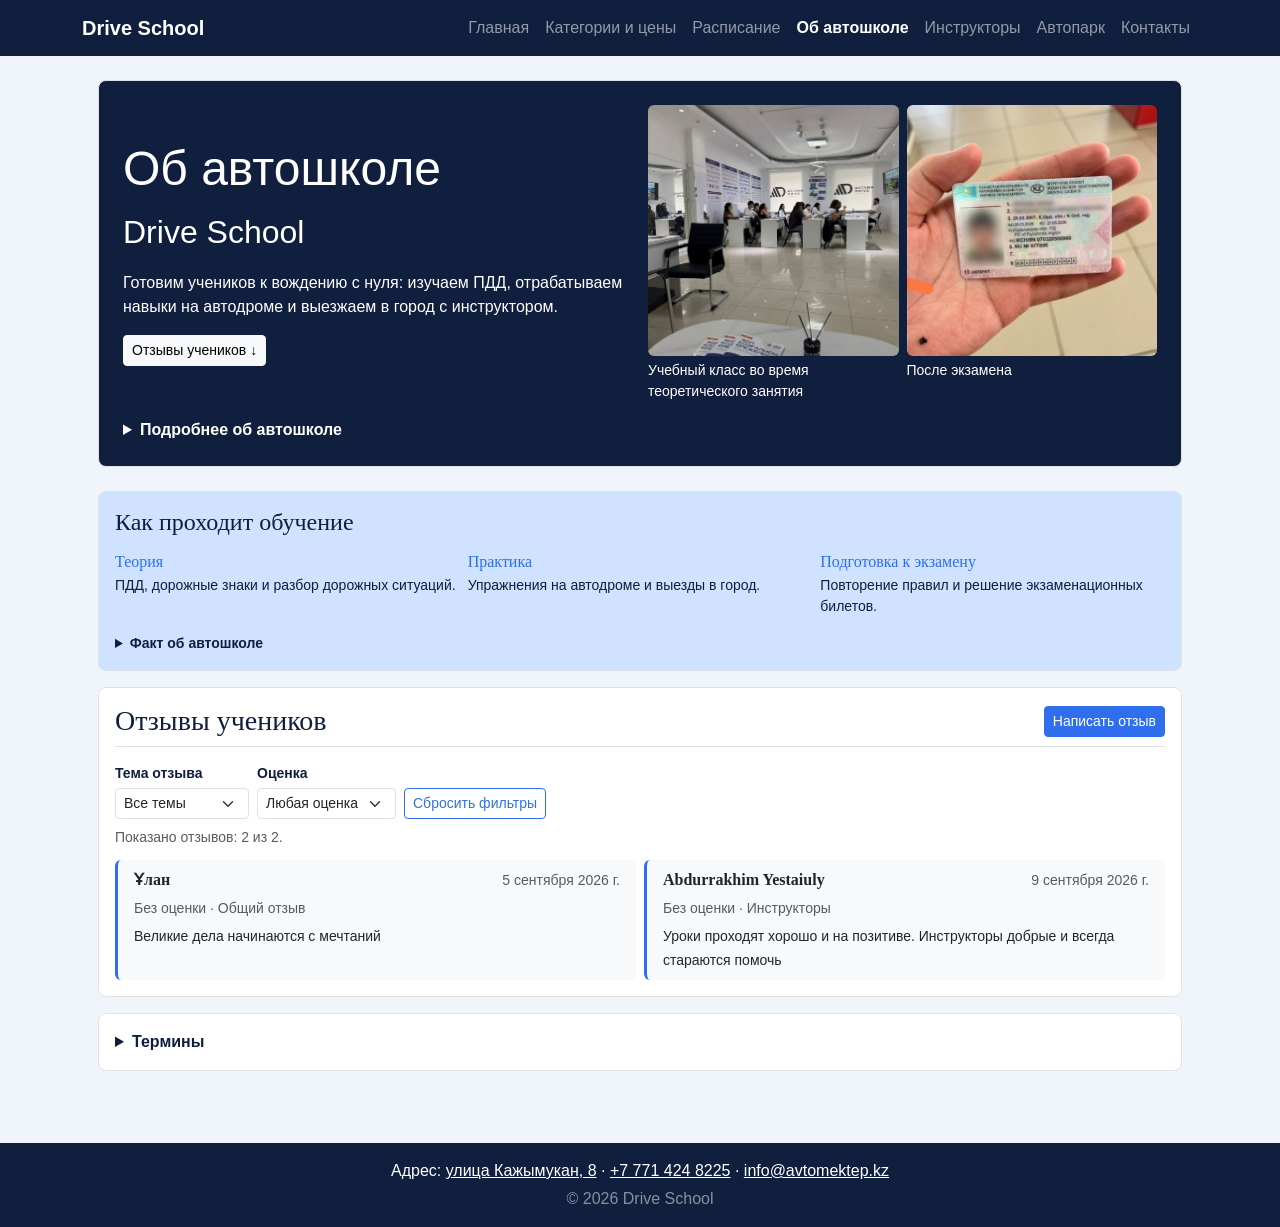
<file: about.html>
<!DOCTYPE html>
<html lang="ru">
<head>
    <meta charset="UTF-8">
    <meta name="viewport" content="width=device-width, initial-scale=1.0">
    <meta name="description" content="История автошколы Drive School и её принципы работы.">
    <meta name="author" content="Zharkynbek Orynbasar">
    <title>Об автошколе — Drive School</title>

    <!-- Bootstrap 5.3.3 -->
    <link rel="stylesheet" href="https://cdn.jsdelivr.net/npm/bootstrap@5.3.3/dist/css/bootstrap.min.css">

    <!-- Свои стили ПОСЛЕ Bootstrap -->
    <link rel="stylesheet" href="css/base.css">
    <link rel="stylesheet" href="css/zharkynbek.css">

    <!-- Единственный внутренний <style> на сайте: демонстрация каскада.
         Переопределяет цвет линии под заголовком h2: в base.css он #d6e0f0 (селектор h2, специфичность 0,0,1),
         здесь #2f6fed (селектор .history h2, специфичность 0,1,1, значит он сильнее). -->
    <style>
        .history h2 {
            border-bottom-color: #2f6fed;
        }
    </style>
    <script src="js/main.js" defer></script>
    <script src="https://code.jquery.com/jquery-3.7.1.min.js" integrity="sha256-/JqT3SQfawRcv/BIHPThkBvs0OEvtFFmqPF/lYI/Cxo=" crossorigin="anonymous" defer></script>
    <script src="js/about.js" defer></script>
</head>
<body>
<!-- Zharkynbek Orynbasar -->

<!-- Навигация Bootstrap: сворачивается в бургер на телефоне -->
<nav class="navbar navbar-expand-lg navbar-dark">
    <div class="container">
        <a class="navbar-brand fw-bold" href="index.html">Drive School</a>
        <!-- Hidden checkbox controls the mobile menu -->
        <input type="checkbox"
               id="menu-toggle"
               class="menu-toggle">

        <!-- Burger button -->
        <label for="menu-toggle"
               class="navbar-toggler"
               aria-label="Открыть меню">
            <span class="navbar-toggler-icon"></span>
        </label>

        <div class="mobile-nav">
            <ul class="navbar-nav ms-auto">
                <li class="nav-item"><a class="nav-link" href="index.html">Главная</a></li>
                <li class="nav-item"><a class="nav-link" href="price.html">Категории и цены</a></li>
                <li class="nav-item"><a class="nav-link" href="schedule.html">Расписание</a></li>
                <li class="nav-item"><a class="nav-link" href="about.html">Об автошколе</a></li>
                <li class="nav-item"><a class="nav-link" href="instructors.html">Инструкторы</a></li>
                <li class="nav-item"><a class="nav-link" href="fleet.html">Автопарк</a></li>
                <li class="nav-item"><a class="nav-link" href="contacts.html">Контакты</a></li>
            </ul>
        </div>
    </div>
</nav>

<!-- container-fluid: на этой странице выбрал container-fluid,
     потому что фото инструктора с float должно иметь больше пространства
     для обтекания текстом на средних экранах. -->
<main class="container-fluid px-4 my-4">
    <div class="container bg-white rounded shadow-sm p-4">
        <div class="row justify-content-center">
            <div class="col-12 col-lg-8">

                <!-- article: история школы самодостаточна, могла бы существовать отдельно -->
                <article class="history mb-4">
                    <h2 class="display-6 mb-3">История автошколы</h2>

                    <figure class="classroom-photo float-start me-3 mb-2">
                        <img src="images/учебный класс.jpg"
                             alt="Учебный класс автошколы Drive School во время теоретического занятия"
                             class="img-fluid rounded"
                             width="400" height="300">
                        <figcaption>Учебный класс во время теоретического занятия</figcaption>
                    </figure>

                    <p class="lead">Эта автошкола была создана исключительно для помощи осуществить мечты людей.</p>

                    <p>Наш учебный класс оборудован всем необходимым для теоретических занятий: проектором для показа схем дорожного движения, стендами с разметкой и знаками, удобными местами для каждого ученика. Занятия проходят в небольших группах, чтобы у инструктора была возможность уделить внимание каждому. Атмосфера в классе располагает к сосредоточенному изучению правил — без спешки и лишнего шума с улицы.</p>

                    <blockquote>
                        <p>«Великие дела начинаются с мечтаний»</p>
                    </blockquote>
                    <p class="text-center text-md-end small text-muted">— <cite>Ұлан, ученик</cite>, 5.09.2026</p>

                    <p>Как говорит наш директор, <q>безопасность важнее скорости обучения</q>.</p>
                </article>

                <!-- aside: дополнительный факт, не входит в основную историю -->
                <aside class="school-note d-none d-sm-block p-3 mb-4 bg-light border-start border-4 border-primary">
                    <p class="mb-0"><small>Кстати: наша автошкола участвовала в городском конкурсе безопасного вождения в 2023 году<sup>*</sup>.</small></p>
                </aside>

                <section class="glossary mb-4">
                    <h3>Термины</h3>
                    <dl>
                        <dt class="fw-bold mt-3">Категория прав</dt>
                        <dd class="ms-4">Тип транспортного средства, на управление которым выдаётся отдельное разрешение.</dd>

                        <dt class="fw-bold mt-3">Автодром</dt>
                        <dd class="ms-4">Закрытая площадка для отработки базовых навыков вождения.</dd>

                        <dt class="fw-bold mt-3">Теорвождение</dt>
                        <dd class="ms-4">Разговорный термин для теоретической части курса вождения.</dd>
                    </dl>
                </section>

            </div>
        </div>
    </div>
</main>

<footer class="bg-dark text-white text-center py-3 mt-4">
    <p class="mb-1">
        Адрес: <a href="https://2gis.kz/astana/geo/70000001102236034" target="_blank" rel="noopener" class="text-white">улица Кажымукан, 8</a>
        · <a href="tel:+77714248225" class="text-white">+7 771 424 8225</a>
        · <a href="mailto:info@avtomektep.kz" class="text-white">info@avtomektep.kz</a>
    </p>
    <p class="mb-0 text-white-50">&copy; 2026 Drive School</p>
</footer>



</body>
</html>
</file>
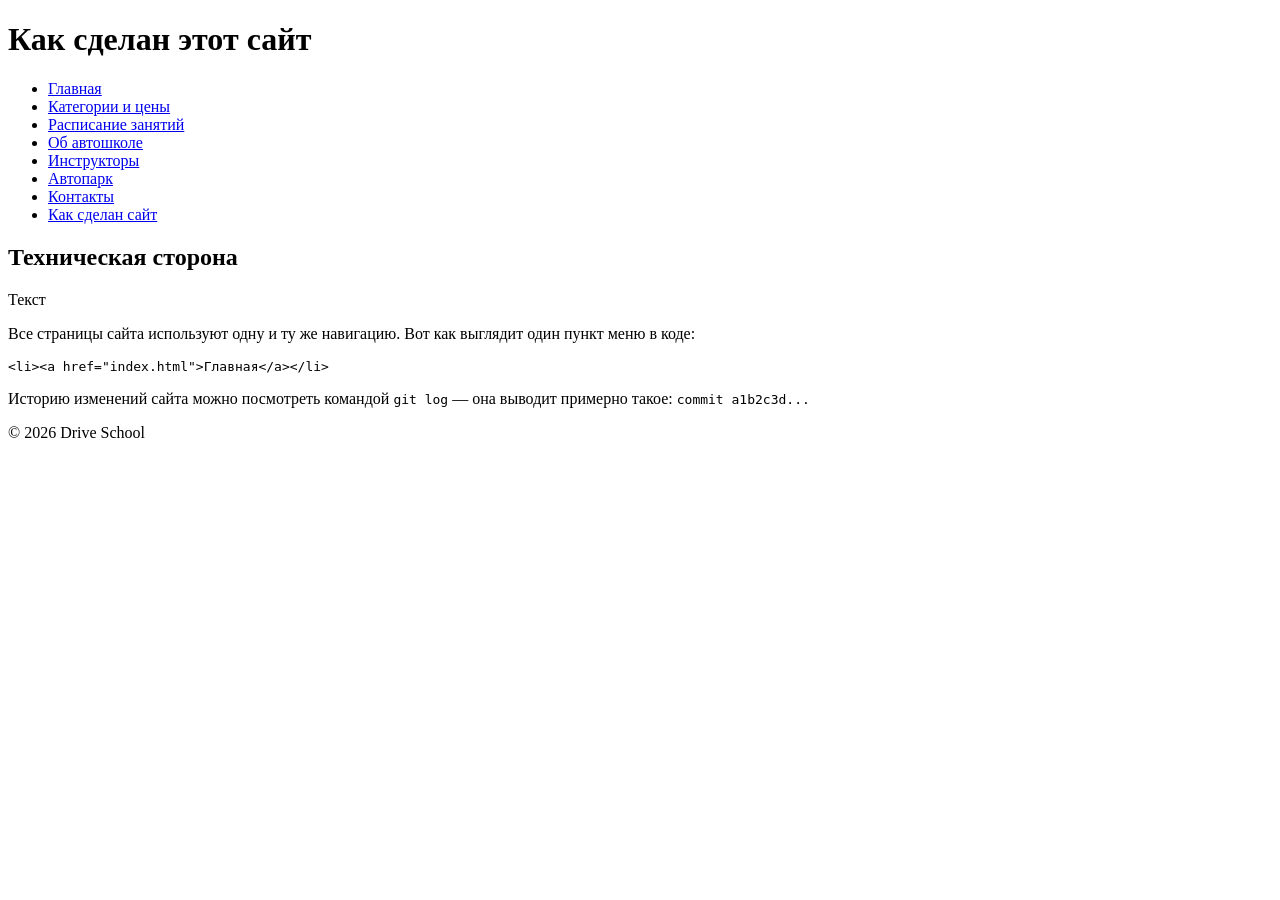
<file: Colophon.html>
<!DOCTYPE html>
<html lang="ru">
<head>
    <meta charset="UTF-8">
    <meta name="viewport" content="width=device-width, initial-scale=1.0">
    <meta name="description" content="Как сделан сайт автошколы Drive School: структура файлов, использованные технологии.">
    <meta name="author" content="Zharkynbek Orynbasar">
    <title>Автошкола Drive School — Colophon</title>
</head>
<body>
<!-- Zharkynbek Orynbasar -->
    <header>
        <h1>Как сделан этот сайт</h1>
    </header>

    <nav>
        <ul>
            <li><a href="index.html">Главная</a></li>
            <li><a href="prices.html">Категории и цены</a></li>
            <li><a href="schedule.html">Расписание занятий</a></li>
            <li><a href="about.html">Об автошколе</a></li>
            <li><a href="instructors.html">Инструкторы</a></li>
            <li><a href="fleet.html">Автопарк</a></li>
            <li><a href="contacts.html">Контакты</a></li>
            <li><a href="colophon.html">Как сделан сайт</a></li>
        </ul>
    </nav>

    <main>
    <h2>Техническая сторона</h2>
    <p>Текст</p>

    <p>Все страницы сайта используют одну и ту же навигацию. Вот как выглядит один пункт меню в коде:</p>
    <pre><code>&lt;li&gt;&lt;a href="index.html"&gt;Главная&lt;/a&gt;&lt;/li&gt;</code></pre>

    <p>Историю изменений сайта можно посмотреть командой <kbd>git log</kbd> — она выводит примерно такое: <samp>commit a1b2c3d...</samp></p>
</main>

    <footer>
        <p>&copy; 2026 Drive School</p>
    </footer>

</body>
</html>
</file>
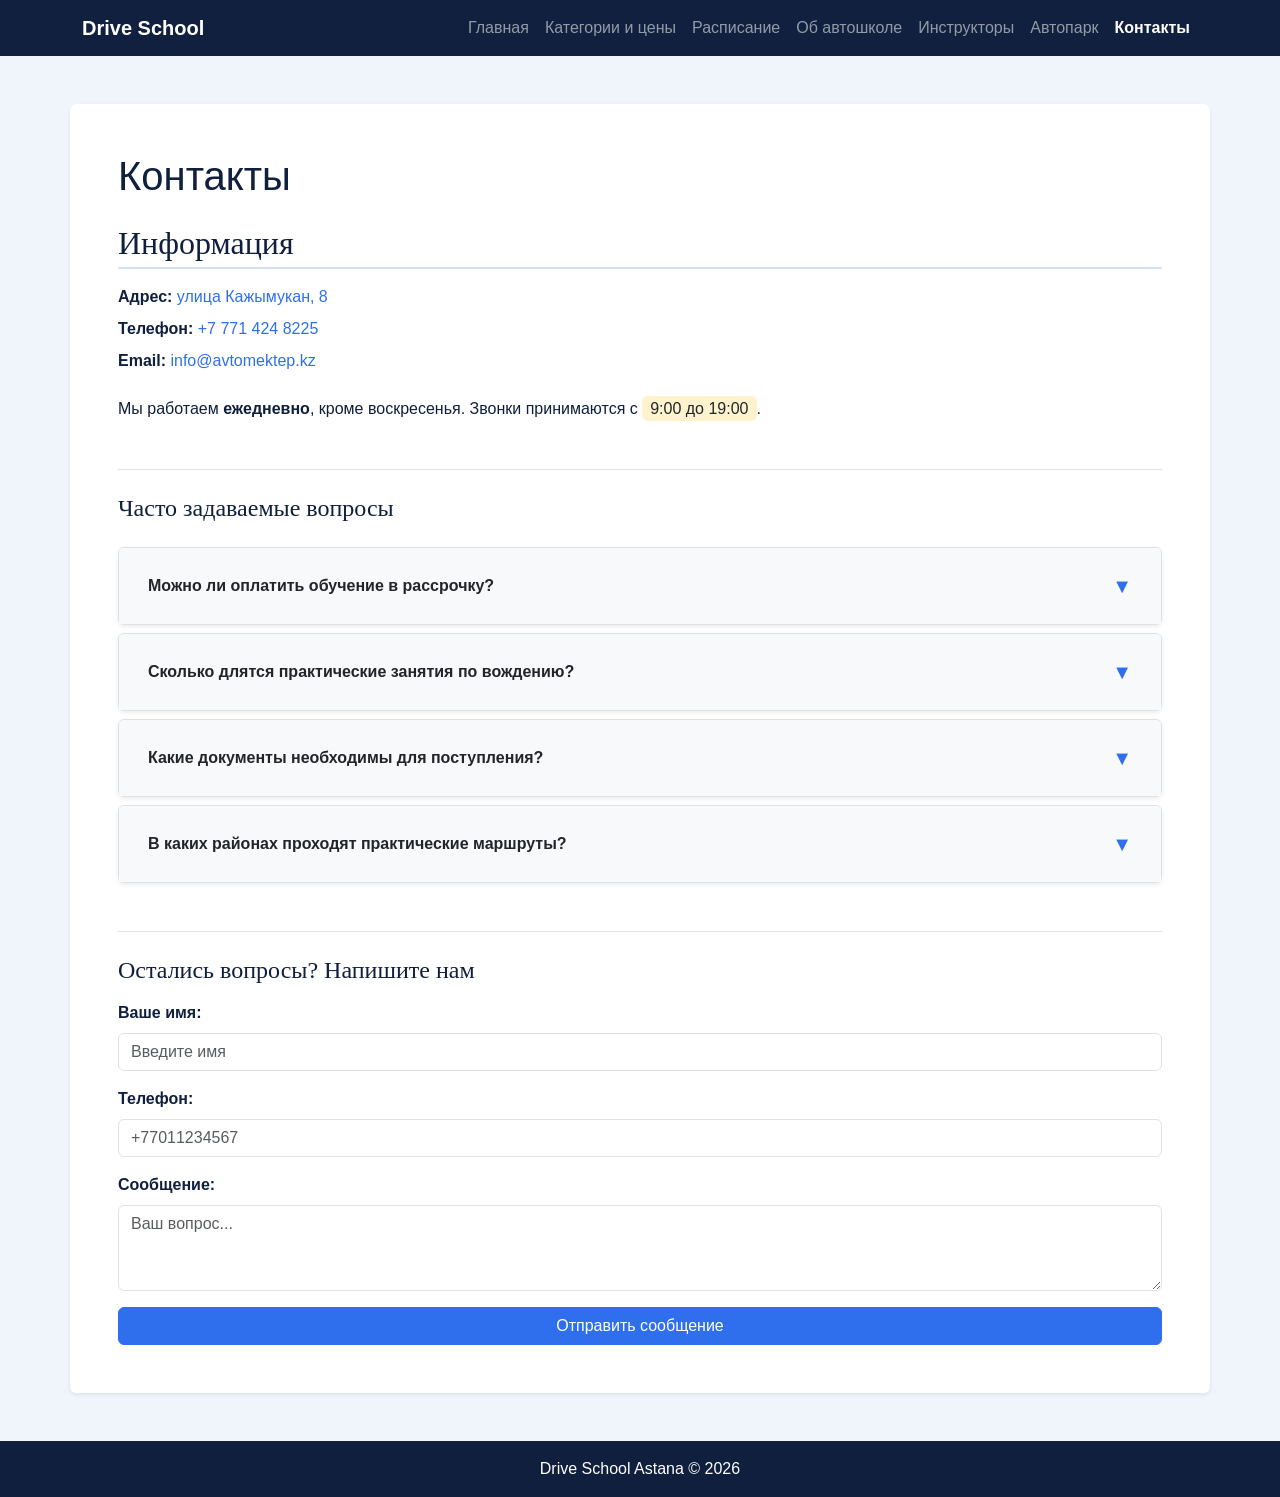
<file: contacts.html>
<!DOCTYPE html>
<html lang="ru">
<head>
    <meta charset="UTF-8">
    <meta name="viewport" content="width=device-width, initial-scale=1.0">
    <title>Контакты — Drive School</title>
    <!-- Bootstrap 5.3.3 -->
    <link rel="stylesheet" href="https://cdn.jsdelivr.net/npm/bootstrap@5.3.3/dist/css/bootstrap.min.css">
    <!-- Свои стили ПОСЛЕ Bootstrap -->
    <link rel="stylesheet" href="../css/base.css">
    <link rel="stylesheet" href="../css/nurasyl.css">
</head>
<body>

<!-- Шапка сайта -->
<header>
    <nav class="navbar navbar-expand-lg navbar-dark bg-dark py-3">
        <div class="container">
            <a class="navbar-brand fw-bold fs-4" href="index.html">Drive School</a>
            <input type="checkbox" id="menu-toggle" class="menu-toggle">
            <label for="menu-toggle" class="navbar-toggler" aria-label="Открыть меню">
                <span class="navbar-toggler-icon"></span>
            </label>
            <div class="mobile-nav justify-content-end w-100">
                <ul class="navbar-nav ms-auto">
                    <li class="nav-item"><a class="nav-link text-white-50" href="index.html">Главная</a></li>
                    <li class="nav-item"><a class="nav-link text-white-50" href="price.html">Категории и цены</a></li>
                    <li class="nav-item"><a class="nav-link text-white-50" href="schedule.html">Расписание</a></li>
                    <li class="nav-item"><a class="nav-link text-white-50" href="about.html">Об автошколе</a></li>
                    <li class="nav-item"><a class="nav-link text-white-50" href="instructor.html">Инструкторы</a></li>
                    <li class="nav-item"><a class="nav-link text-white-50" href="fleet.html">Автопарк</a></li>
                    <li class="nav-item"><a class="nav-link text-white active fw-bold" href="contacts.html">Контакты</a></li>
                </ul>
            </div>
        </div>
    </nav>
</header>

<!-- Основной контент страницы Контакты -->
<main class="container my-5 p-5 bg-white rounded shadow-sm">
    <h1 class="mb-4">Контакты</h1>

    <h2 class="mb-3">Информация</h2>
    <p class="mb-2"><strong>Адрес:</strong> <a href="https://2gis.kz/astana/geo/70000001102236034" target="_blank" rel="noopener" class="text-primary text-decoration-none">улица Кажымукан, 8</a></p>
    <p class="mb-2"><strong>Телефон:</strong> <a href="tel:+77714248225" class="text-primary text-decoration-none">+7 771 424 8225</a></p>
    <p class="mb-4"><strong>Email:</strong> <a href="mailto:info@avtomektep.kz" class="text-primary text-decoration-none">info@avtomektep.kz</a></p>

    <p class="mb-3">Мы работаем <strong>ежедневно</strong>, кроме воскресенья. Звонки принимаются с <mark class="bg-warning-subtle px-2 py-1 rounded">9:00 до 19:00</mark>.</p>

    <!-- Контейнер для динамического FAQ (часто задаваемые вопросы) -->
    <div id="faq-section" class="mt-5 pt-4 border-top"></div>

    <!-- Контейнер для формы обратной связи -->
    <div id="contact-form-container" class="mt-5 pt-4 border-top"></div>
</main>

<!-- Футер -->
<footer class="py-3 text-center bg-dark text-white">
    <div class="container">
        <p class="mb-0">Drive School Astana &copy; 2026</p>
    </div>
</footer>

<!-- CDN jQuery и скрипт страницы контактов -->
<script src="https://code.jquery.com/jquery-3.7.1.min.js"></script>
<script src="../js/contacts.js"></script>
</body>
</html>
</file>
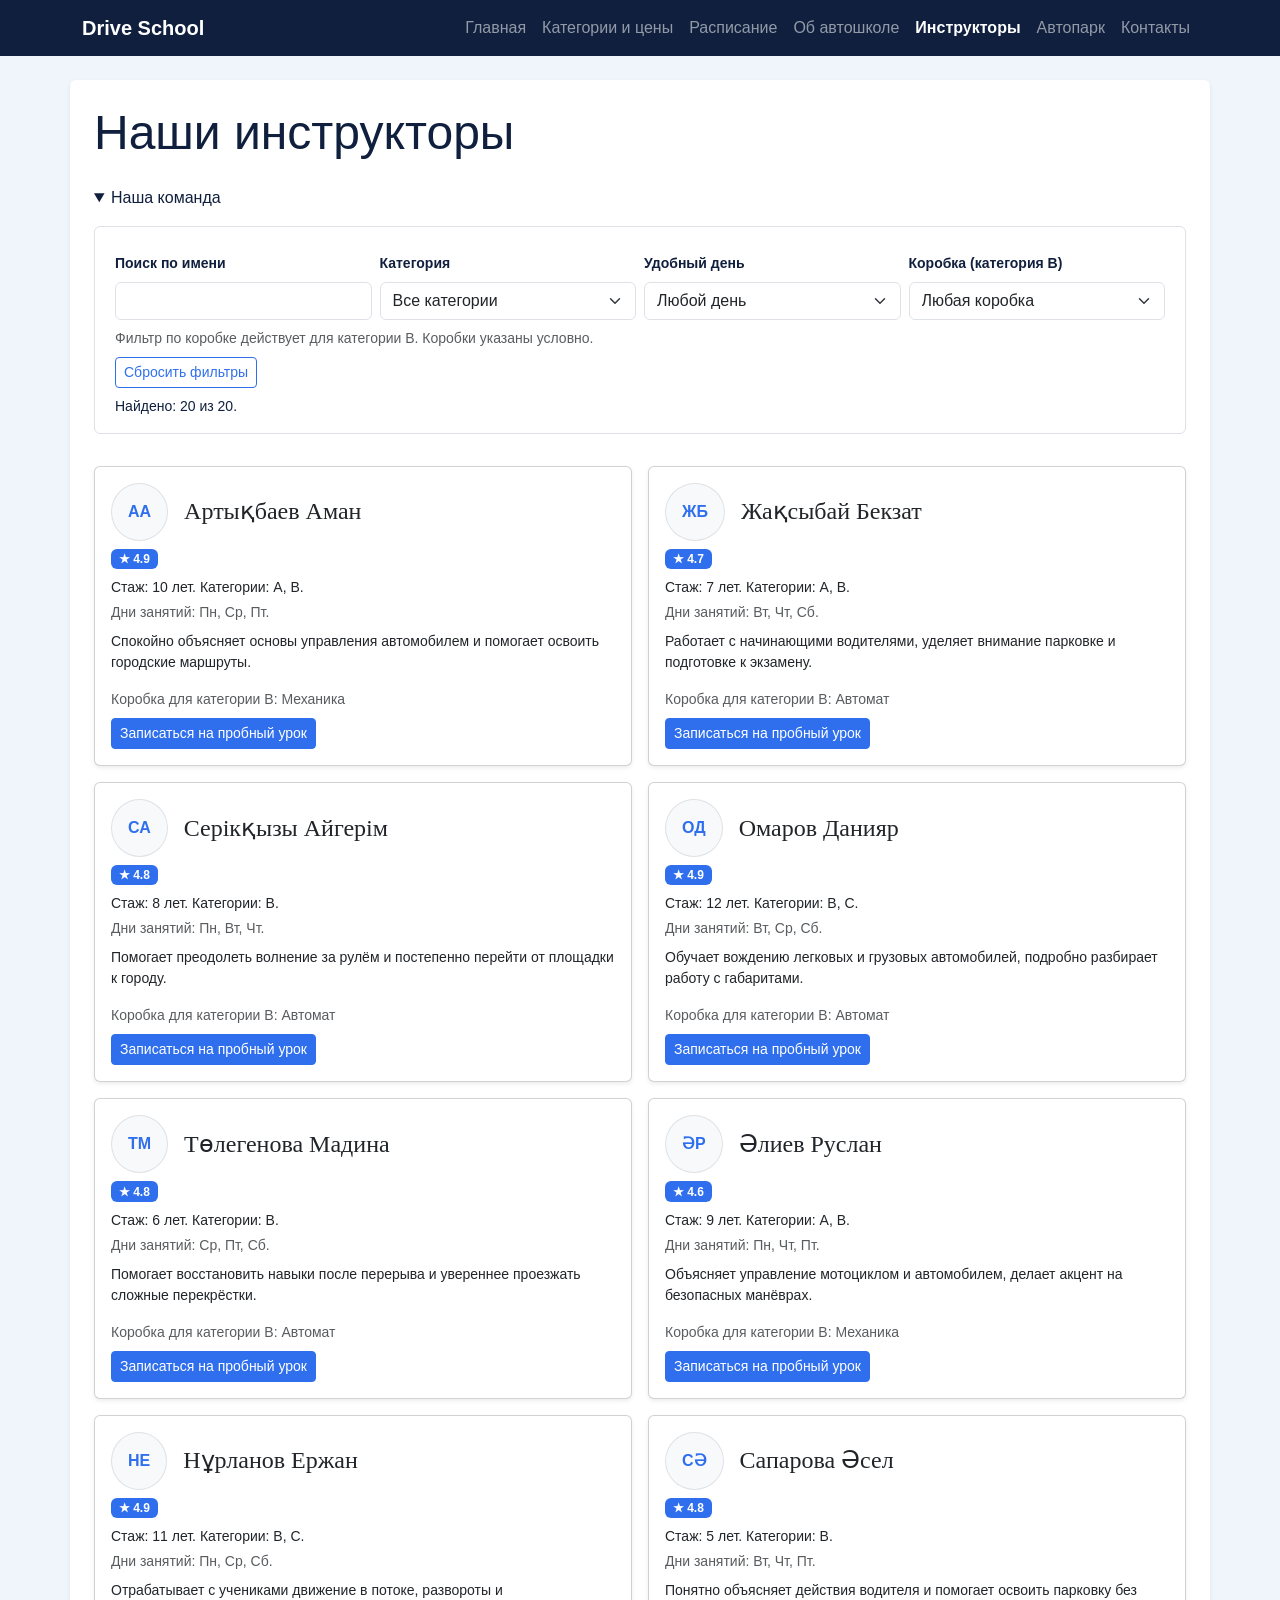
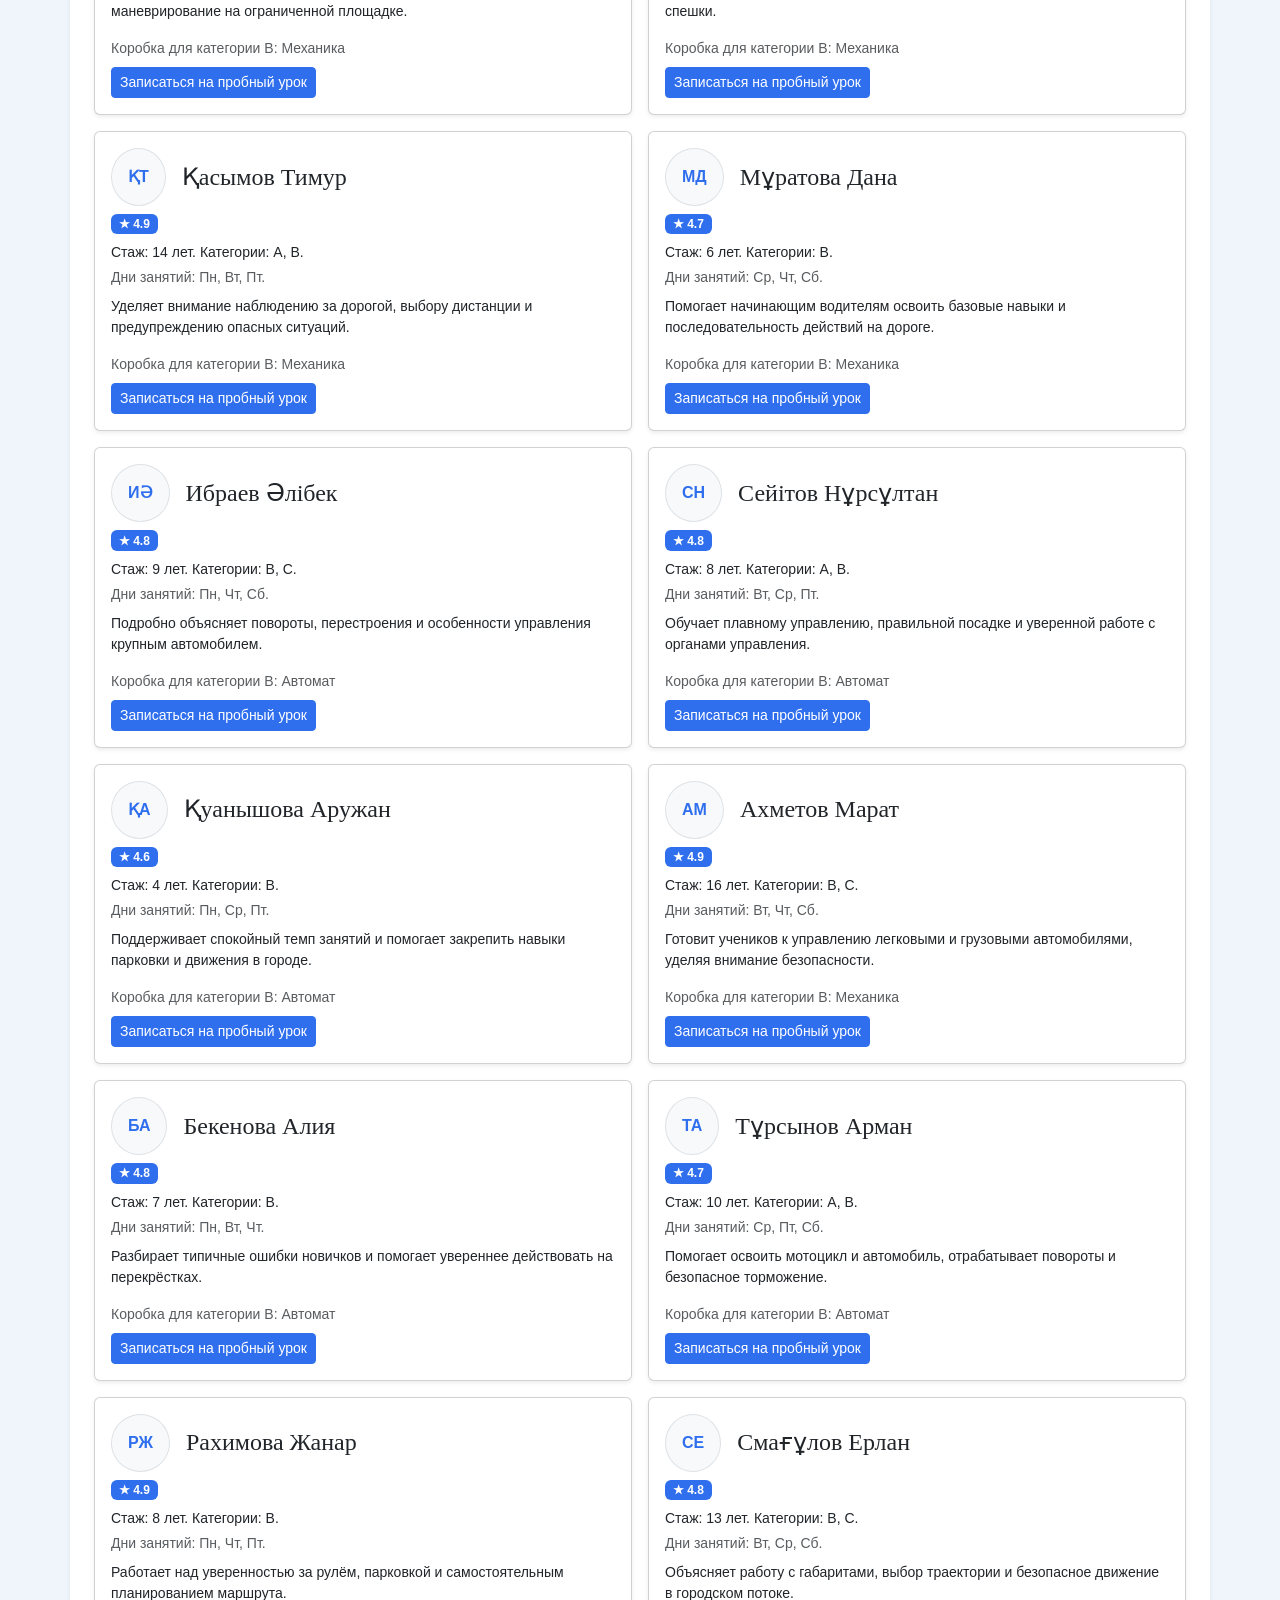
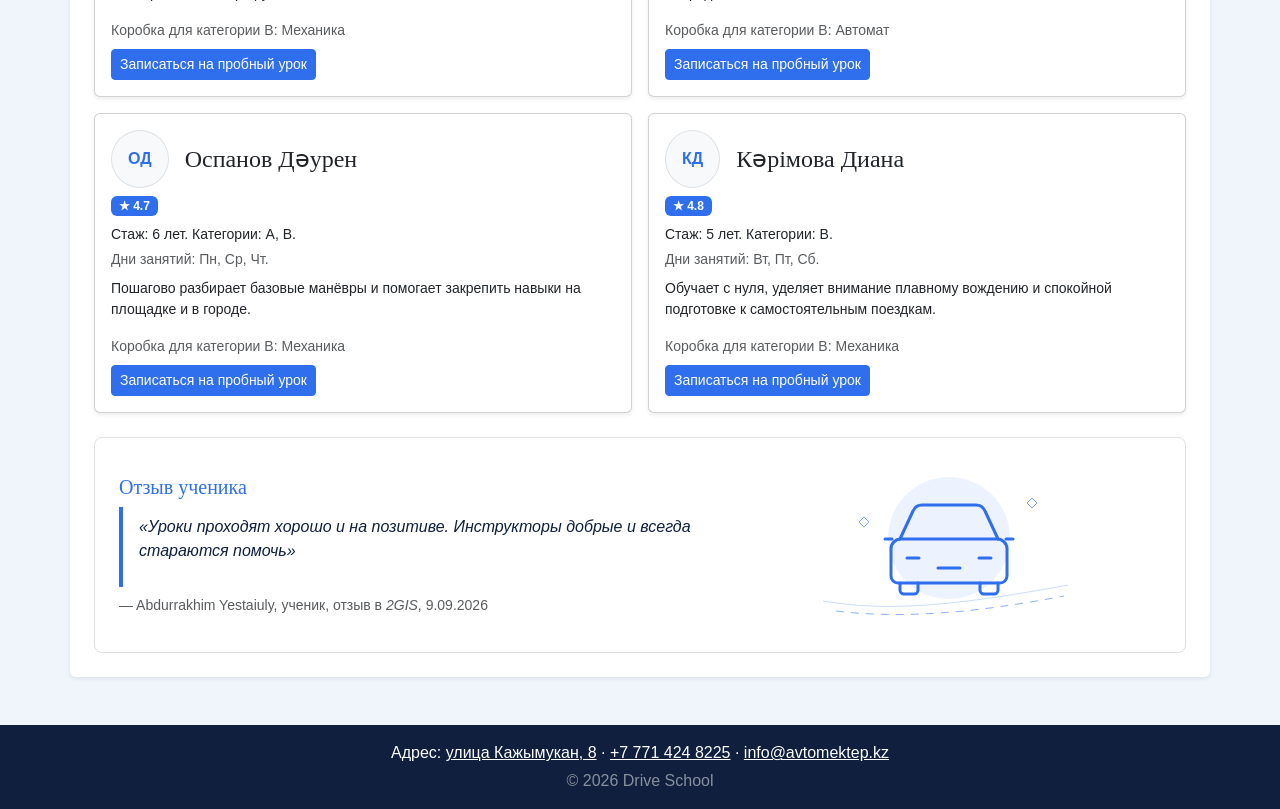
<file: instructors.html>
<!DOCTYPE html>
<html lang="ru">
<head>
    <meta charset="UTF-8">
    <meta name="viewport" content="width=device-width, initial-scale=1.0">
    <meta name="description" content="Инструкторы автошколы Drive School и их опыт работы.">
    <meta name="author" content="Zharkynbek Orynbasar">
    <title>Инструкторы — Drive School</title>

    <!-- Bootstrap 5.3.3 -->
    <link rel="stylesheet" href="https://cdn.jsdelivr.net/npm/bootstrap@5.3.3/dist/css/bootstrap.min.css">

    <!-- Свои стили ПОСЛЕ Bootstrap — чтобы наши правила перебивали его -->
    <link rel="stylesheet" href="css/base.css">
    <link rel="stylesheet" href="css/zharkynbek.css">

    <script src="js/main.js" defer></script>
    <script src="https://code.jquery.com/jquery-3.7.1.min.js" integrity="sha256-/JqT3SQfawRcv/BIHPThkBvs0OEvtFFmqPF/lYI/Cxo=" crossorigin="anonymous" defer></script>
    <script src="js/instructors.js" defer></script>
</head>
<body>
<!-- Zharkynbek Orynbasar -->

<!-- Навигация Bootstrap: сворачивается в бургер на телефоне -->
<nav class="navbar navbar-expand-lg navbar-dark">
    <div class="container">
        <a class="navbar-brand fw-bold" href="index.html">Drive School</a>
        <!-- Hidden checkbox controls the mobile menu -->
        <input type="checkbox"
               id="menu-toggle"
               class="menu-toggle">

        <!-- Burger button -->
        <label for="menu-toggle"
               class="navbar-toggler"
               aria-label="Открыть меню">
            <span class="navbar-toggler-icon"></span>
        </label>

        <div class="mobile-nav">
            <ul class="navbar-nav ms-auto">
                <li class="nav-item"><a class="nav-link" href="index.html">Главная</a></li>
                <li class="nav-item"><a class="nav-link" href="price.html">Категории и цены</a></li>
                <li class="nav-item"><a class="nav-link active" href="schedule.html">Расписание</a></li>
                <li class="nav-item"><a class="nav-link" href="about.html">Об автошколе</a></li>
                <li class="nav-item"><a class="nav-link" href="instructors.html">Инструкторы</a></li>
                <li class="nav-item"><a class="nav-link" href="fleet.html">Автопарк</a></li>
                <li class="nav-item"><a class="nav-link" href="contacts.html">Контакты</a></li>
            </ul>
        </div>
    </div>
</nav>

<!-- container: фиксированная ширина с отступами по бокам.
     Выбрал container (не container-fluid), потому что текст длинный —
     на широком экране строки не должны растягиваться на всю ширину. -->
<main class="container my-4 bg-white rounded shadow-sm p-4">

    <h1 class="display-5 mb-4">Наши инструкторы</h1>

    <!-- Сворачиваемый блок: команда. open — открыт по умолчанию -->
    <details class="toggle mb-4" open>
        <summary>Наша команда</summary>

        <!-- Bootstrap-компонент: карточки (cards).
             Взято из документации Bootstrap / Cards.
             Изменено: добавлен рейтинг поверх карточки, круглое фото,
             содержимое адаптировано под инструкторов автошколы. -->

        <!-- row + col: карточки адаптируются под ширину экрана.
             col-12 — на телефоне каждая карточка на всю ширину,
             col-md-6 — на планшете две карточки в ряд. -->
        <div class="row g-3 mt-2">

            <div class="col-12 col-md-6">
                <article class="card h-100 border shadow-sm instructor-card">
                    <div class="card-body">
                        <div class="d-flex align-items-center gap-3 mb-3">
                            <img src="images/ava.jpg"
                                 alt="Артықбаев Аман, инструктор автошколы Drive School"
                                 class="instructor-photo rounded-circle object-fit-cover">
                            <div>
                                <h3 class="card-title mb-0">Артықбаев Аман</h3>
                                <small class="text-muted">Стаж 10 лет</small>
                            </div>
                            <!-- Bootstrap badge: используем вместо своего .instructor-rating -->
                            <span class="instructor-rating badge rounded-pill bg-primary ms-auto"
                                  title="Рейтинг инструктора"
                                  aria-label="Рейтинг 4,9">★ 4.9</span>
                        </div>
                        <p class="card-text mb-1">
                            <strong>Категории:</strong>
                            <abbr title="Категория B — легковой автомобиль">B</abbr>,
                            <abbr title="Категория A — мотоцикл">A</abbr>
                        </p>
                        <p class="card-text"><small class="text-muted">Работает в школе с 2016.</small></p>
                        <p class="card-text"><em>Стаж вождения — 10 лет. За это время помог обрести уверенность за рулём сотням учеников — от новичков до тех, кто давно не садился за руль. Знает город как свои пять пальцев и умеет находить подход к каждому.</em></p>
                        <!-- btn-primary: основная кнопка записи -->
                        <!-- btn-outline-primary: outline-вариант (обязателен по заданию) -->
                        <div class="d-flex gap-2 mt-3">
                            <a href="mailto:info@avtomektep.kz" class="btn btn-primary btn-sm">Записаться</a>
                            <a href="tel:+77714248225" class="btn btn-outline-primary btn-sm navbar">Позвонить</a>
                        </div>
                    </div>
                </article>
            </div>

            <div class="col-12 col-md-6">
                <article class="card h-100 border shadow-sm instructor-card">
                    <div class="card-body">
                        <div class="d-flex align-items-center gap-3 mb-3">
                            <img src="images/ava.jpg"
                                 alt="Жақсыбай Бекзат, инструктор автошколы Drive School"
                                 class="instructor-photo rounded-circle object-fit-cover">
                            <div>
                                <h3 class="card-title mb-0">Жақсыбай Бекзат</h3>
                                <small class="text-muted">Стаж 7 лет</small>
                            </div>
                            <span class="instructor-rating badge rounded-pill bg-primary ms-auto"
                                  title="Рейтинг инструктора"
                                  aria-label="Рейтинг 4,7">★ 4.7</span>
                        </div>
                        <p class="card-text mb-1">
                            <strong>Категории:</strong>
                            <abbr title="Категория B — легковой автомобиль">B</abbr>,
                            <abbr title="Категория A — мотоцикл">A</abbr>
                        </p>
                        <p class="card-text"><small class="text-muted">Работает в школе с 2019.</small></p>
                        <p class="card-text"><em>Стаж работы инструктором — 7 лет. Специализируется на обучении с нуля, помогает быстро справиться с волнением и уверенно подготовиться к сдаче экзамена на права.</em></p>
                        <!-- btn-sm: маленький размер (обязателен по заданию) -->
                        <!-- disabled: инструктор временно недоступен (обязателен по заданию) -->
                        <div class="d-flex gap-2 mt-3">
                            <a href="mailto:info@avtomektep.kz" class=" btn btn-primary btn-sm ">Записаться</a>
                            <button class="btn btn-outline-primary btn-sm" disabled>Слоты заняты</button>
                        </div>
                    </div>
                </article>
            </div>

        </div>
    </details>

    <!-- Сворачиваемый блок: этапы обучения -->
    <details class="toggle mb-4" id="training-steps">
        <summary>Как строится обучение</summary>
        <!-- Вложенный row внутри col — демонстрация nesting (требование задания) -->
        <div class="row mt-3">
            <div class="col-12 col-md-8">
                <!-- Вложенный row внутри col -->
                <div class="row">
                    <div class="col-12">
                        <ol class="steps-list">
                            <li>Знакомство с инструктором и автомобилем
                                <ul>
                                    <li>Проверка документов</li>
                                    <li>Инструктаж по технике безопасности</li>
                                </ul>
                            </li>
                            <li>Отработка базовых манёвров</li>
                            <li>Вождение в сложных условиях</li>
                        </ol>
                    </div>
                </div>
            </div>
        </div>
    </details>

    <!-- Bootstrap-компонент: table-striped table-bordered.
         Взято из документации Bootstrap / Tables.
         Изменено: добавлен caption, адаптировано содержимое под инструкторов. -->
    <div class="table-responsive mb-4">
        <table class="table table-striped table-bordered mb-0">
            <caption class="fw-bold fs-5 text-dark mb-2">Свободные дни инструкторов</caption>
            <thead class="table-primary">
            <tr>
                <th scope="col">Инструктор</th>
                <th scope="col">Свободные дни</th>
            </tr>
            </thead>
            <tbody>
            <tr>
                <td>Артықбаев Аман</td>
                <td>Пн, Ср, Пт</td>
            </tr>
            <tr>
                <td>Жақсыбай Бекзат</td>
                <td>Вт, Чт, Сб</td>
            </tr>
            </tbody>
        </table>
    </div>

    <blockquote class="mb-1">
        <p>«Уроки проходят хорошо и на позитиве. Инструкторы добрые и всегда стараются помочь»</p>
    </blockquote>
    <p class="text-center text-md-end small text-muted">— Abdurrakhim Yestaiuly, ученик, отзыв в <cite>2GIS</cite>, 9.09.2026</p>

    <p>Один из учеников отметил, что <q>инструктор объяснял спокойно и подробно</q>.</p>

    <hr class="my-4">

    <p>Записаться к конкретному инструктору можно по
        <a href="mailto:info@avtomektep.kz" class="fw-bold">почте</a> или
        <a href="tel:+77714248225" class="fw-bold">телефону</a>.<br>
        Инструкторы работают «по предварительной записи» — свободные слоты уточняйте заранее.
    </p>

</main>

<footer class="bg-dark text-white text-center py-3 mt-4">
    <p class="mb-1">
        Адрес: <a href="https://2gis.kz/astana/geo/70000001102236034" target="_blank" rel="noopener" class="text-white">улица Кажымукан, 8</a>
        · <a href="tel:+77714248225" class="text-white">+7 771 424 8225</a>
        · <a href="mailto:info@avtomektep.kz" class="text-white">info@avtomektep.kz</a>
    </p>
    <p class="mb-0 text-white-50">&copy; 2026 Drive School</p>
</footer>

</body>
</html>
</file>
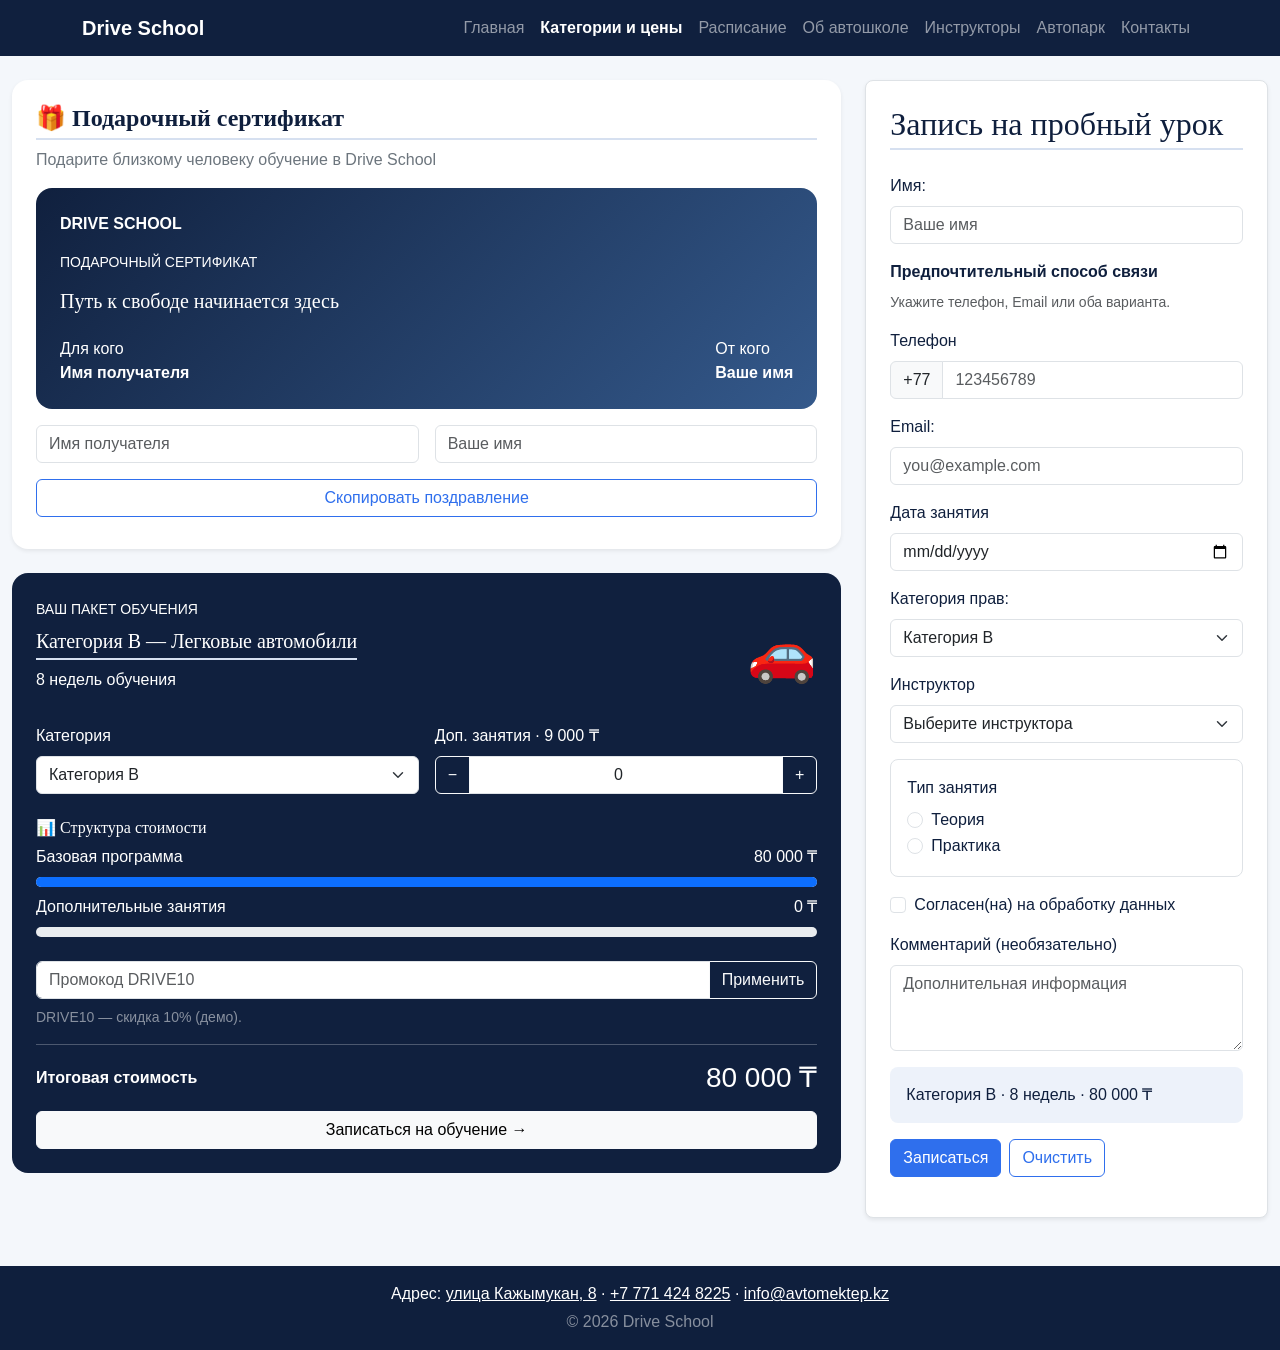
<file: price.html>
<!DOCTYPE html>
<html lang="ru">
<head>
    <meta charset="UTF-8">
    <meta name="viewport" content="width=device-width, initial-scale=1.0">
    <meta name="description" content="Категории прав и цены на обучение в автошколе Drive School.">
    <meta name="author" content="Abdurrakhim Yestaiuly">
    <title>Категории и цены — Drive School</title>
    <script src="js/main.js" defer></script>
    <script src="https://code.jquery.com/jquery-3.7.1.min.js" integrity="sha256-/JqT3SQfawRcv/BIHPThkBvs0OEvtFFmqPF/lYI/Cxo=" crossorigin="anonymous" defer></script>
    <script src="js/price.js" defer></script>

    <!-- Bootstrap 5.3.3 -->
    <link href="https://cdn.jsdelivr.net/npm/bootstrap@5.3.3/dist/css/bootstrap.min.css" rel="stylesheet">

    <link rel="stylesheet" href="css/base.css">
    <link rel="stylesheet" href="css/Abdurrakhim.css">
</head>
<body>

<!-- Abdurrakhim Yestaiuly -->

<!-- Bootstrap Navbar -->
<nav class="navbar navbar-expand-lg navbar-dark">
    <div class="container">
        <a class="navbar-brand fw-bold" href="index.html">
            Drive School
        </a>

        <!-- Checkbox controls the menu -->
        <input type="checkbox"
               id="menu-toggle"
               class="menu-toggle">

        <!-- Burger button -->
        <label for="menu-toggle"
               class="navbar-toggler"
               aria-label="Открыть меню">
            <span class="navbar-toggler-icon"></span>
        </label>

        <!-- Navigation -->
        <div class="mobile-nav">
            <ul class="navbar-nav ms-auto">
                <li class="nav-item">
                    <a class="nav-link" href="index.html">Главная</a>
                </li>
                <li class="nav-item">
                    <a class="nav-link active" href="price.html">Категории и цены</a>
                </li>
                <li class="nav-item">
                    <a class="nav-link" href="schedule.html">Расписание</a>
                </li>
                <li class="nav-item">
                    <a class="nav-link" href="about.html">Об автошколе</a>
                </li>
                <li class="nav-item">
                    <a class="nav-link" href="instructors.html">Инструкторы</a>
                </li>
                <li class="nav-item">
                    <a class="nav-link" href="fleet.html">Автопарк</a>
                </li>
                <li class="nav-item">
                    <a class="nav-link" href="contacts.html">Контакты</a>
                </li>
            </ul>
        </div>
    </div>
</nav>

<main class="container my-4">
    <div class="row g-4">

        <!-- Основной контент -->
        <section class="col-12 col-lg-8">
            <div class="bg-white p-4 rounded-3 border shadow-sm">
                <h1 class="display-6 mb-4">
                    Категории и цены
                </h1>

                <!-- Bootstrap Table -->
                <div class="table-responsive">
                    <table class="table table-bordered table-striped table-hover align-middle">
                        <caption>Стоимость обучения по категориям</caption>
                        <thead class="table-primary">
                        <tr>
                            <th scope="col">Категория</th>
                            <th scope="col">Тип транспорта</th>
                            <th scope="col">Стоимость</th>
                        </tr>
                        </thead>
                        <tbody>
                        <tr>
                            <th scope="row">B</th>
                            <td>Легковые автомобили</td>
                            <td>80 000 ₸</td>
                        </tr>
                        <tr>
                            <th scope="row">A</th>
                            <td>Мотоциклы</td>
                            <td>50 000 ₸</td>
                        </tr>
                        <tr>
                            <th scope="row">C</th>
                            <td>Грузовые автомобили</td>
                            <td>100 000 ₸</td>
                        </tr>
                        </tbody>
                    </table>
                </div>
                <h2 class="mt-4 mb-3">
                    Этапы обучения
                </h2>
                <!-- Bootstrap Cards + responsive grid -->
                <ol class="row row-cols-1 row-cols-sm-2 row-cols-lg-4 g-3 list-unstyled">
                    <li class="col">
                        <div class="card h-100 shadow-sm">
                            <div class="card-body">
                                <strong class="text-primary">1.</strong>
                                Теоретический курс (ПДД)
                            </div>
                        </div>
                    </li>
                    <li class="col">
                        <div class="card h-100 shadow-sm">
                            <div class="card-body">
                                <strong class="text-primary">2.</strong>
                                Практическое вождение на автодроме
                            </div>
                        </div>
                    </li>
                    <li class="col">
                        <div class="card h-100 shadow-sm">
                            <div class="card-body">
                                <strong class="text-primary">3.</strong>
                                Вождение в городе
                            </div>
                        </div>
                    </li>
                    <li class="col">
                        <div class="card h-100 shadow-sm">
                            <div class="card-body">
                                <strong class="text-primary">4.</strong>
                                Внутренний экзамен
                            </div>
                        </div>
                    </li>
                </ol>
            </div>
        </section>

        <!-- Форма -->
        <aside class="col-12 col-lg-4">
            <div class="bg-white p-4 rounded-3 border shadow-sm">
                <h2 class="mb-4">
                    Запись на пробный урок
                </h2>
                <form id="trial-form" method="post" action="#">
                    <fieldset>
                        <div class="mb-3">
                            <label for="name" class="form-label">
                                Имя:
                            </label>
                            <input type="text"
                                   class="form-control"
                                   id="name"
                                   name="name"
                                   placeholder="Ваше имя"
                                   required>
                        </div>

                        <div class="mb-3">
                            <label for="email" class="form-label">
                                Email:
                            </label>

                            <input type="email"
                                   class="form-control"
                                   id="email"
                                   name="email"
                                   placeholder="you@example.com"
                                   required>
                        </div>
                        <!-- Nested Bootstrap row -->
                        <div class="row g-2 mb-3">
                            <div class="col-12 col-sm-6">
                                <label for="phone" class="form-label">
                                    Телефон:
                                </label>
                                <input type="tel"
                                       class="form-control"
                                       id="phone"
                                       name="phone"
                                       placeholder="+7 700 000 00 00">
                            </div>
                            <div class="col-12 col-sm-6">
                                <label for="date" class="form-label">
                                    Желаемая дата:
                                </label>

                                <input type="date"
                                       class="form-control"
                                       id="date"
                                       name="date">
                            </div>
                        </div>
                        <div class="mb-3">
                            <label for="category" class="form-label">
                                Категория прав:
                            </label>
                            <select class="form-select"
                                    id="category"
                                    name="category">

                                <option value="B">B</option>
                                <option value="A">A</option>
                                <option value="C">C</option>
                            </select>
                        </div>
                        <fieldset class="border rounded-3 p-3 mb-3">

                            <legend class="fs-6">
                                Тип занятия
                            </legend>
                            <div class="form-check">
                                <input class="form-check-input"
                                       type="radio"
                                       id="theory"
                                       name="lesson-type"
                                       value="theory"
                                       required>
                                <label class="form-check-label" for="theory">
                                    Теория
                                </label>
                            </div>
                            <div class="form-check">
                                <input class="form-check-input"
                                       type="radio"
                                       id="practice"
                                       name="lesson-type"
                                       value="practice">
                                <label class="form-check-label" for="practice">
                                    Практика
                                </label>
                            </div>
                        </fieldset>
                        <div class="form-check mb-3">
                            <input class="form-check-input"
                                   type="checkbox"
                                   id="consent"
                                   name="consent"
                                   required>

                            <label class="form-check-label" for="consent">
                                Согласен(на) на обработку данных
                            </label>

                        </div>

                        <div class="mb-3">
                            <label for="comment" class="form-label">
                                Комментарий:
                            </label>

                            <textarea class="form-control"
                                      id="comment"
                                      name="comment"
                                      rows="3"
                                      placeholder="Дополнительная информация"></textarea>
                        </div>

                        <div class="d-flex flex-wrap gap-2">

                            <button type="submit"
                                    class="btn btn-primary">
                                Записаться
                            </button>
                            <button type="reset"
                                    class="btn btn-outline-primary">
                                Очистить
                            </button>
                        </div>
                    </fieldset>
                </form>
            </div>
        </aside>
    </div>
</main>


<footer class="bg-dark text-white text-center py-3 mt-4">
    <p class="mb-1">
        Адрес: <a href="https://2gis.kz/astana/geo/70000001102236034" target="_blank" rel="noopener" class="text-white">улица Кажымукан, 8</a>
        · <a href="tel:+77714248225" class="text-white">+7 771 424 8225</a>
        · <a href="mailto:info@avtomektep.kz" class="text-white">info@avtomektep.kz</a>
    </p>
    <p class="mb-0 text-white-50">&copy; 2026 Drive School</p>
</footer>
</body>
</html>
</file>
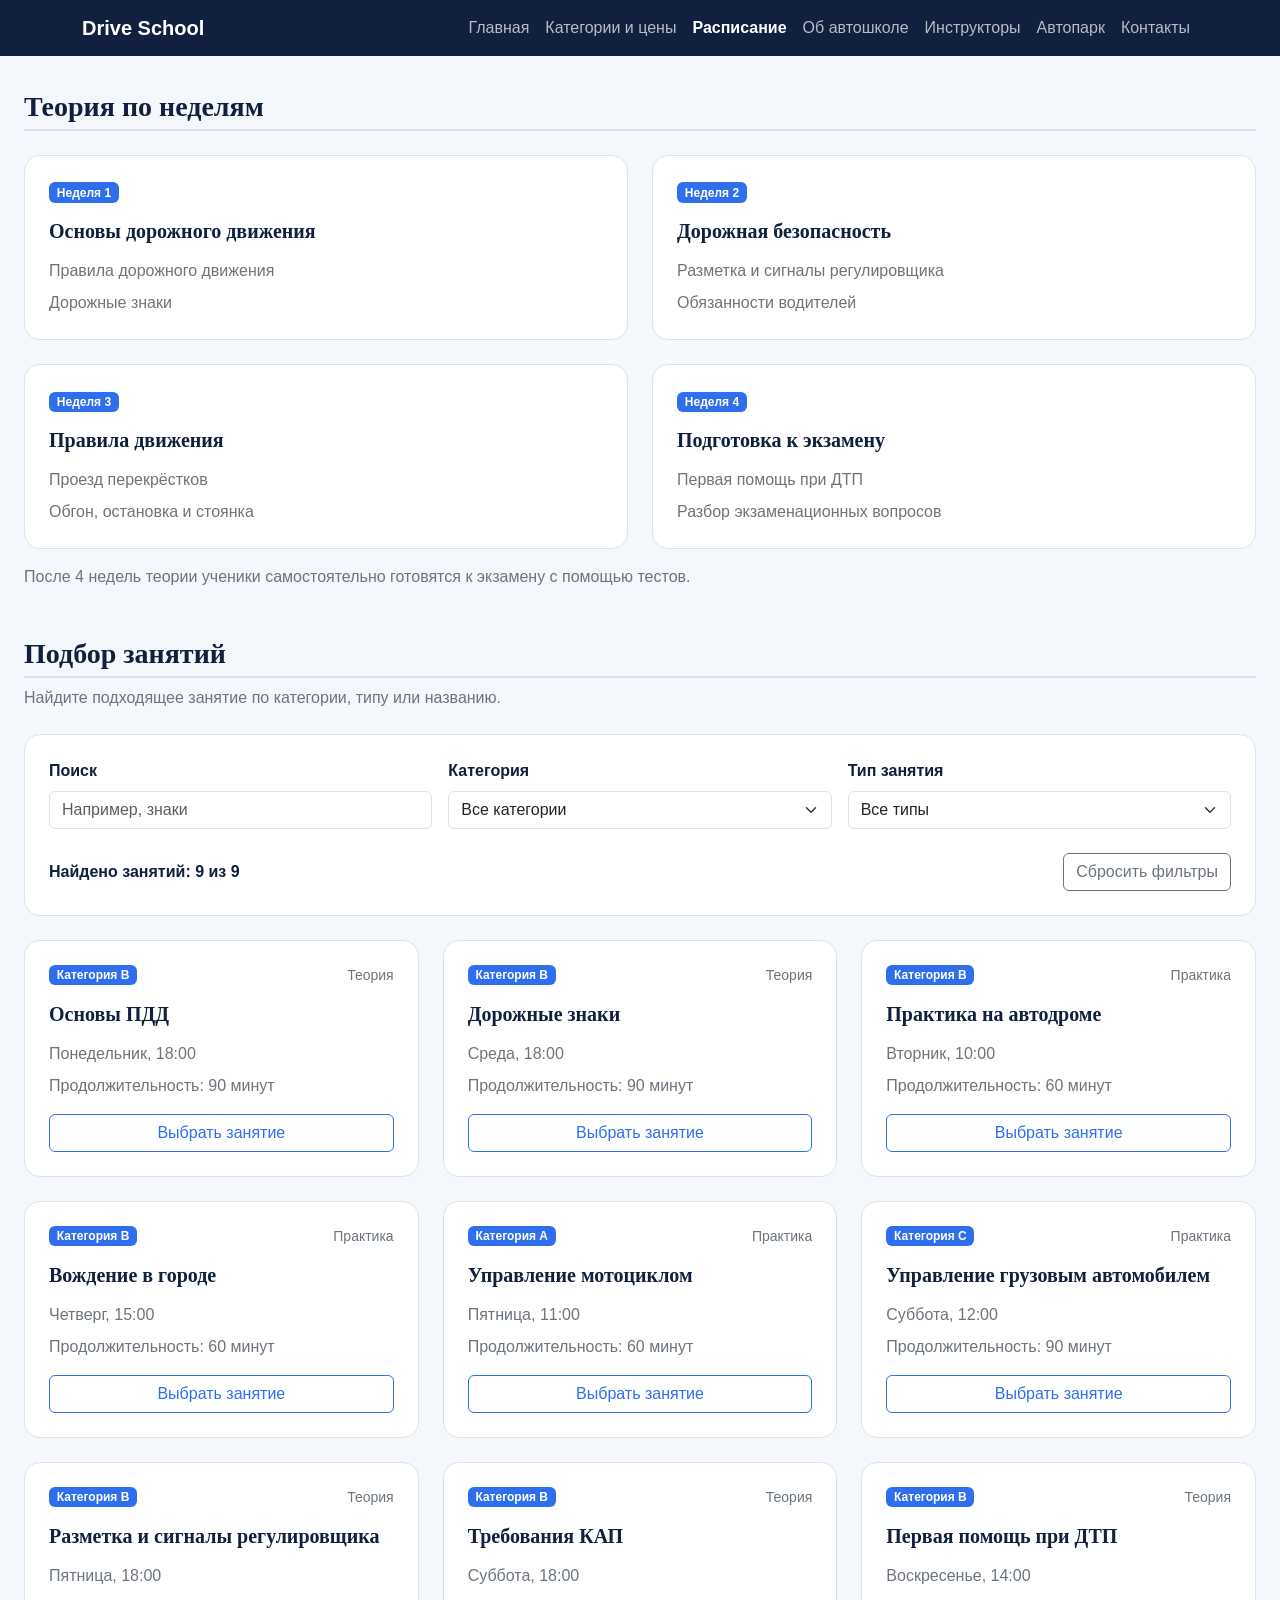
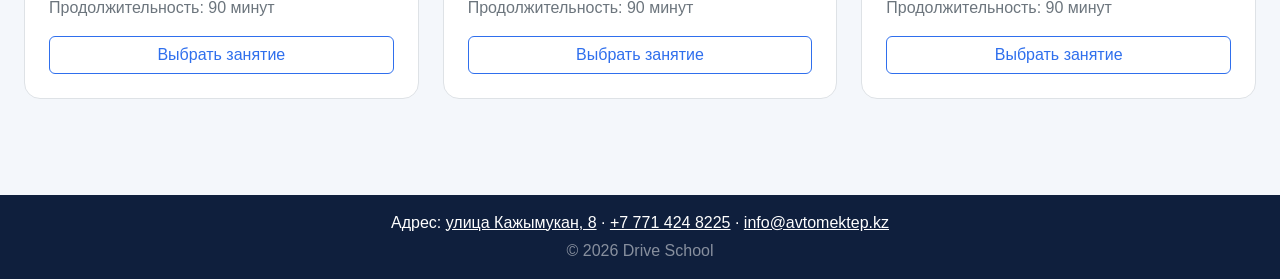
<file: schedule.html>
<!DOCTYPE html>
<html lang="ru">
<head>
    <meta charset="UTF-8">
    <meta name="viewport" content="width=device-width, initial-scale=1.0">
    <meta name="description" content="Расписание занятий по теории и практике в автошколе Drive School.">
    <!-- Bootstrap 5.3.3 -->
    <link rel="stylesheet" href="https://cdn.jsdelivr.net/npm/bootstrap@5.3.3/dist/css/bootstrap.min.css">
    <link rel="stylesheet" href="css/base.css">
    <link rel="stylesheet" href="css/Abdurrakhim.css">
    <meta name="author" content="Abdurrakhim Yestaiuly">
    <title>Расписание занятий — Drive School</title>
    <script src="js/main.js" defer></script>
    <script src="https://code.jquery.com/jquery-3.7.1.min.js" integrity="sha256-/JqT3SQfawRcv/BIHPThkBvs0OEvtFFmqPF/lYI/Cxo=" crossorigin="anonymous" defer></script>
    <script src="js/schedule.js" defer></script>

</head>
<body>
<!-- Abdurrakhim Yestaiuly -->

<!-- Bootstrap Navbar -->
<nav class="navbar navbar-expand-lg navbar-dark">
    <div class="container">
        <a class="navbar-brand fw-bold" href="index.html">Drive School</a>
        <!-- Hidden checkbox controls the mobile menu -->
        <input type="checkbox"
               id="menu-toggle"
               class="menu-toggle">

        <!-- Burger button -->
        <label for="menu-toggle"
               class="navbar-toggler"
               aria-label="Открыть меню">
            <span class="navbar-toggler-icon"></span>
        </label>

        <div class="mobile-nav">
            <ul class="navbar-nav ms-auto">
                <li class="nav-item"><a class="nav-link" href="index.html">Главная</a></li>
                <li class="nav-item"><a class="nav-link" href="price.html">Категории и цены</a></li>
                <li class="nav-item"><a class="nav-link active" href="schedule.html">Расписание</a></li>
                <li class="nav-item"><a class="nav-link" href="about.html">Об автошколе</a></li>
                <li class="nav-item"><a class="nav-link" href="instructors.html">Инструкторы</a></li>
                <li class="nav-item"><a class="nav-link" href="fleet.html">Автопарк</a></li>
                <li class="nav-item"><a class="nav-link" href="contacts.html">Контакты</a></li>
            </ul>
        </div>
    </div>
</nav>

<div class="container my-4">
    <main class="bg-white p-4 rounded-3 border shadow-sm">
        <h2 id="schedule-top">Расписание занятий</h2>

        <article class="mb-4 p-3 bg-white border border-primary rounded-3 shadow-sm">
            <h3 class="mb-3">Принцип нашего расписания</h3>
            <p>У нас гибкое расписание, поэтому каждый ученик может выбрать удобное время для теоретических и практических занятий.</p>
            <p>Мы считаем, что <strong>регулярность важнее интенсивности</strong> — короткие частые занятия усваиваются лучше, чем редкие долгие. Именно поэтому <em>расписание построено по неделям</em>, а не по отдельным датам.</p>
            <p class="mb-0"><strong>Важно:</strong> расписание может измениться из-за загруженности инструкторов, поэтому <em>уточняйте актуальное время</em> перед записью.</p>
        </article>

        <section class="mb-4 p-3 bg-light border rounded-3">
            <h3 class="mb-3">Теория по неделям</h3>

            <div class="row row-cols-1 row-cols-sm-2 g-3">
                <div class="col">
                    <div class="card h-100 shadow-sm">
                        <div class="card-body">
                            <h4 class="h5 text-primary">Неделя 1</h4>
                            <ul class="mb-0">
                                <li>Основы <abbr title="Правила дорожного движения">ПДД</abbr></li>
                                <li>Дорожные знаки</li>
                            </ul>
                        </div>
                    </div>
                </div>

                <div class="col">
                    <div class="card h-100 shadow-sm">
                        <div class="card-body">
                            <h4 class="h5 text-primary">Неделя 2</h4>
                            <ul class="mb-0">
                                <li>Разметка и сигналы регулировщика</li>
                                <li>Требования <abbr title="Комитет административной полиции">КАП</abbr>
                                </li>
                            </ul>
                        </div>
                    </div>
                </div>
            </div>
        </section>

        <aside class="mb-4 p-3 border-start border-4 border-primary bg-light rounded-end">
            <p class="mb-0">
                <small>
                    <strong>Совет:</strong> приходите на теорию с уже изученным конспектом прошлого занятия —
                    это сильно ускоряет прохождение курса<sup>*</sup>.
                </small>
            </p>
        </aside>

        <section id="practice-section" class="mb-4">
            <h3>Практические занятия</h3>
            <p>Расписание практических занятий</p>

            <div class="row row-cols-1 row-cols-md-3 g-4">
                <div class="col">
                    <figure class="figure practice-card m-0 w-100">
                        <img src="images/салон.jpg"
                             class="figure-img img-fluid rounded-top practice-img"
                             alt="Ученик за рулём учебного автомобиля на автодроме"
                             width="220"
                             height="220">
                        <figcaption class="figure-caption text-center p-3">
                            Практика на автодроме
                        </figcaption>
                    </figure>
                </div>

                <div class="col">
                    <figure class="figure practice-card m-0 w-100">
                        <img src="images/карта.jpg"
                             class="figure-img img-fluid rounded-top practice-img"
                             alt="Инструктор объясняет ученику маршрут на карте города"
                             width="220"
                             height="220">
                        <figcaption class="figure-caption text-center p-3">
                            Разбор маршрута перед городским вождением
                        </figcaption>
                    </figure>
                </div>

                <div class="col">
                    <figure class="figure practice-card m-0 w-100">
                        <img src="images/машина.jpg"
                             class="figure-img img-fluid rounded-top practice-img"
                             alt="Учебный автомобиль на городской улице во время вечернего занятия"
                             width="220"
                             height="220">
                        <figcaption class="figure-caption text-center p-3">
                            Вождение в городе
                        </figcaption>
                    </figure>
                </div>
            </div>
        </section>

        <div class="row g-3 mb-4">
            <div class="col-12 col-md-8">
                <blockquote class="blockquote p-3 bg-light border-start border-4 border-primary rounded-end shadow-sm h-100 d-none d-md-block">
                    <p>
                        «Очень хорошо распределены занятия, выставлено в удобное для всех время. А если по каким-то причинам не получается прийти на занятие, то можно выбрать другое время»
                    </p>
                    <p class="mb-0 text-muted">
                        — Асылбек, выпускник курса, из личной беседы, 10.09.2026
                    </p>
                </blockquote>
            </div>

            <div class="col-12 col-md-4">
                <div class="p-3 bg-light border rounded-3 shadow-sm h-100">
                    <p class="mb-0">Как отметил один из выпускников, <q class="text-primary">Мне было легко совмещать занятия с учёбой и работой</q>.</p>
                </div>
            </div>
        </div>

        <hr class="my-4">
        <section class="p-4 bg-light border rounded-3 mb-4">
            <h3 class="mb-3">Информация и контакты</h3>

            <p>
                Место проведения теории &mdash; учебный класс.
                Актуальный адрес и время занятий можно уточнить по
                <a href="mailto:info@avtomektep.kz" class="text-primary">почте</a>
                или по
                <a href="tel:+77714248225" class="text-primary">телефону</a>.
            </p>
            <p class="mb-4">
                <strong>Количество мест в группе:</strong> &laquo;12 человек&raquo;.
            </p>
            <div class="d-flex flex-wrap gap-2">
                <a href="https://2gis.kz/astana/geo/70000001102236034"
                   target="_blank"
                   rel="noopener"
                   class="btn btn-primary">
                    Наш адрес
                </a>
                <a href="https://www.gov.kz/"
                   target="_blank"
                   rel="noopener"
                   class="btn btn-outline-primary">
                    Официальные требования к автошколам
                </a>
                <a href="#practice-section"
                   class="btn btn-outline-primary">
                    К практическим занятиям
                </a>
                <a href="#schedule-top"
                   class="btn btn-outline-primary">
                    Наверх
                </a>
            </div>
        </section>
</main>
</div>
<footer class="bg-dark text-white text-center py-3 mt-4">
    <p class="mb-1">
        Адрес: <a href="https://2gis.kz/astana/geo/70000001102236034" target="_blank" rel="noopener" class="text-white">улица Кажымукан, 8</a>
        · <a href="tel:+77714248225" class="text-white">+7 771 424 8225</a>
        · <a href="mailto:info@avtomektep.kz" class="text-white">info@avtomektep.kz</a>
    </p>
    <p class="mb-0 text-white-50">&copy; 2026 Drive School</p>
</footer>

</body>
</html>
</file>
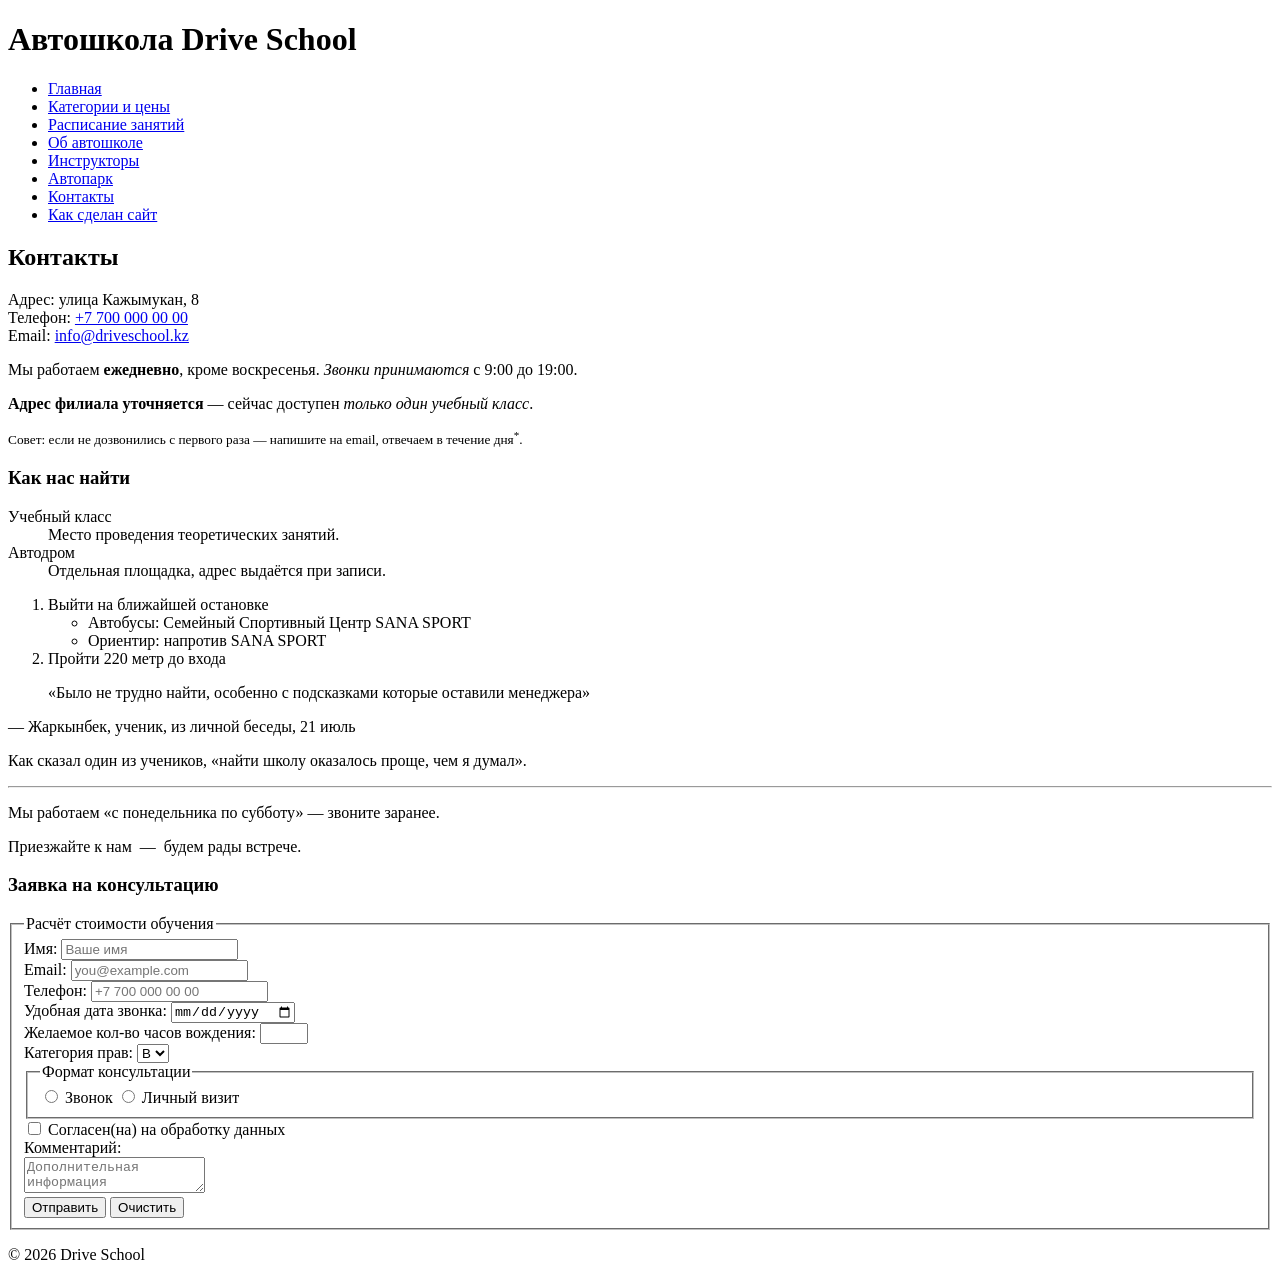
<file: Untitled-1.html>
<!DOCTYPE html>
<html lang="ru">
<head>
    <meta charset="UTF-8">
    <meta name="viewport" content="width=device-width, initial-scale=1.0">
    <meta name="description" content="Контакты автошколы Drive School: адрес, телефон, email.">
    <meta name="author" content="Adilbek Nurasyl">
    <title>Контакты — Drive School</title>
</head>
<body>
<!-- Имя автора страницы: Adilbek Nurasyl -->

<header>
    <h1>Автошкола Drive School</h1>
</header>

<!-- div вокруг блока карты не используется: сама карта пока просто ссылка-текст без скриптов, отдельный контейнер ей не нужен -->
<nav>
    <ul>
        <li><a href="index.html">Главная</a></li>
        <li><a href="prices.html">Категории и цены</a></li>
        <li><a href="schedule.html">Расписание занятий</a></li>
        <li><a href="about.html">Об автошколе</a></li>
        <li><a href="instructors.html">Инструкторы</a></li>
        <li><a href="fleet.html">Автопарк</a></li>
        <li><a href="contacts.html">Контакты</a></li>
        <li><a href="colophon.html">Как сделан сайт</a></li>
    </ul>
</nav>

<main>
    <h2>Контакты</h2>

    <article>
        <p>Адрес: улица Кажымукан, 8<br>
        Телефон: <a href="tel:+77000000000">+7 700 000 00 00</a><br>
        Email: <a href="mailto:info@driveschool.kz">info@driveschool.kz</a></p>

        <p>Мы работаем <strong>ежедневно</strong>, кроме воскресенья. <em>Звонки принимаются</em> с 9:00 до 19:00.</p>
        <p><b>Адрес филиала уточняется</b> — сейчас доступен <i>только один учебный класс</i>.</p>
    </article>

    <aside>
        <p><small>Совет: если не дозвонились с первого раза — напишите на email, отвечаем в течение дня<sup>*</sup>.</small></p>
    </aside>

    <section>
        <h3>Как нас найти</h3>
        <dl>
            <dt>Учебный класс</dt>
            <dd>Место проведения теоретических занятий.</dd>
            <dt>Автодром</dt>
            <dd>Отдельная площадка, адрес выдаётся при записи.</dd>
        </dl>

        <ol type="1">
            <li>Выйти на ближайшей остановке
                <ul>
                    <li>Автобусы: Семейный Спортивный Центр SANA SPORT</li>
                    <li>Ориентир: напротив SANA SPORT </li>
                </ul>
            </li>
            <li>Пройти 220 метр до входа</li>
        </ol>
    </section>

    <blockquote cite="">
        <p>«Было не трудно найти, особенно с подсказками которые оставили менеджера»</p>
    </blockquote>
    <p>— Жаркынбек, ученик, из личной беседы, 21 июль</p>

    <p>Как сказал один из учеников, <q>найти школу оказалось проще, чем я думал</q>.</p>

    <hr>

    <p>Мы работаем &laquo;с понедельника по субботу&raquo; &mdash; звоните заранее.</p>
    <p>Приезжайте к нам &nbsp;&mdash;&nbsp; будем рады встрече.</p>

    <section>
        <h3>Заявка на консультацию</h3>
        <!-- Форма пока никуда не отправляет данные - нет сервера, обработка появится позже в курсе -->
        <form method="post" action="#">
            <fieldset>
                <legend>Расчёт стоимости обучения</legend>

                <label for="c-name">Имя:</label>
                <input type="text" id="c-name" name="name" placeholder="Ваше имя" required><br>

                <label for="c-email">Email:</label>
                <input type="email" id="c-email" name="email" placeholder="you@example.com" required><br>

                <label for="c-phone">Телефон:</label>
                <input type="tel" id="c-phone" name="phone" placeholder="+7 700 000 00 00"><br>

                <label for="c-date">Удобная дата звонка:</label>
                <input type="date" id="c-date" name="date"><br>

                <label for="c-hours">Желаемое кол-во часов вождения:</label>
                <input type="number" id="c-hours" name="hours" min="1" max="40"><br>

                <label for="c-category">Категория прав:</label>
                <select id="c-category" name="category">
                    <option value="B">B</option>
                    <option value="A">A</option>
                    <option value="C">C</option>
                </select><br>
 <fieldset>
                    <legend>Формат консультации</legend>
                    <input type="radio" id="c-call" name="contact-type" value="call">
                    <label for="c-call">Звонок</label>
                    <input type="radio" id="c-visit" name="contact-type" value="visit">
                    <label for="c-visit">Личный визит</label>
                </fieldset>

                <label for="c-agree">
                    <input type="checkbox" id="c-agree" name="agree" required>
                    Согласен(на) на обработку данных
                </label><br>

                <label for="c-comment">Комментарий:</label><br>
                <textarea id="c-comment" name="comment" placeholder="Дополнительная информация"></textarea><br>

                <button type="submit">Отправить</button>
                <button type="reset">Очистить</button>
            </fieldset>
        </form>
    </section>
</main>

<footer>
    <p>&copy; 2026 Drive School</p>
</footer>

</body>
</html>
</file>
<file: css/base.css>
/* =========================================================
   BASE STYLESHEET — Drive School (Bootstrap 5.3.3)
   Универсальный базовый слой для всех страниц проекта.
   Bootstrap Reboot обрабатывает сброс стилей и box-sizing.

   ПАЛИТРА (максимум 5 цветов):
   1. #2f6fed — основной акцент (яркий синий)
   2. #0f1f3d — тёмно-синий (шапка, футер, контрастный текст)
   3. #ffffff — белый (карточки, контейнеры)
   4. #f0f4fb — светлый голубоватый фон страницы
   5. #d6e0f0 — рамки и разделители
   ========================================================= */

/* 1. Настройка высоты и липкого футера (Sticky Footer) */
html {
    height: 100%;
}

body {
    min-height: 100vh;
    display: flex;
    flex-direction: column;
    font-family: 'Helvetica Neue', Helvetica, Arial, sans-serif;
    color: #0f1f3d;
    background-color: #f0f4fb;
}

main {
    flex: 1;
}

/* 2. Общие стили заголовков */
h2,
h3 {
    font-family: 'Georgia', Times, serif;
}

h2 {
    border-bottom: 2px solid #d6e0f0;
    padding-bottom: 5px;
}

/* 3. Гармонизация палитры с компонентами Bootstrap */
.bg-dark,
.bg-brand-dark {
    background-color: #0f1f3d !important;
}

footer {
    flex-shrink: 0;
    background-color: #0f1f3d;
    color: #ffffff;
}

/* Адаптация основного акцентного цвета под Bootstrap primary */
.btn-primary,
.bg-primary,
.badge.bg-primary {
    background-color: #2f6fed !important;
    border-color: #2f6fed !important;
}

.btn-outline-primary {
    color: #2f6fed !important;
    border-color: #2f6fed !important;
}

.btn-outline-primary:hover,
.btn-outline-primary:active {
    background-color: #2f6fed !important;
    color: #ffffff !important;
}

.text-primary {
    color: #2f6fed !important;
}

.border-primary {
    border-color: #2f6fed !important;
}


.menu-toggle {
    display: none;
}



@media (max-width: 991.98px) {
    .navbar > .container {
        display: flex;
        flex-wrap: wrap;
        align-items: center;
        justify-content: space-between;
    }

    .mobile-nav {
        display: none;
        width: 100%;
    }

    .menu-toggle:checked ~ .mobile-nav {
        display: block;
    }

    .mobile-nav .navbar-nav {
        flex-direction: column;
        padding-top: 12px;
    }
}

@media (min-width: 992px) {
    .mobile-nav {
        display: block;
    }
}
</file>
<file: css/zharkynbek.css>
/* =========================================================
   PERSONAL STYLESHEET — Zharkynbek Orynbasar
   Страницы: about.html, instructor.html, colophon.html

   Bootstrap делает: сетку, отступы, кнопки, таблицы, навигацию,
   круглые фото (rounded-circle), бейдж рейтинга (badge), обтекание
   текста (float-start), позиционирование плавающих кнопок (position-fixed).
   Здесь остаётся только то, что классами не выразить: фирменный
   цвет фона навбара и точные пиксельные размеры пары элементов. */

:root {
    --brand: #2f6fed;
    --brand-dark: #0f1f3d;
    --brand-bg: #f0f4fb;
}

/* Навбар: Bootstrap не знает наш фирменный тёмно-синий */
.navbar.navbar-dark {
    background-color: var(--brand-dark);
}

/* Цитата: фирменная левая полоса — у .blockquote такого нет.
   clear: left — иначе цитата заезжает рядом с плавающим фото класса,
   у Bootstrap нет утилиты для "clear". */
blockquote {
    clear: left;
    border-left: 4px solid var(--brand);
    padding: 8px 16px;
    font-style: italic;
}

/* Сворачиваемый блок <details>: убираем маркер по умолчанию и курсор */
.toggle > summary {
    cursor: pointer;
    list-style: none;
}
.toggle > summary::-webkit-details-marker {
    display: none;
}

/* Точный фирменный цвет для элементов, где взят класс bg-primary/badge —
   он даёт стандартный синий Bootstrap (#0d6efd), а не наш #2f6fed.
   Правило позже в каскаде и той же специфичности (0,1,0) — переопределяет без !important. */
.instructor-rating,
.back-to-top,
.feedback {
    background-color: var(--brand);
}

/* Кнопка «наверх» и кнопка обратной связи: точный размер/отступ
   и плавное появление — Bootstrap утилит для этого нет. */
.back-to-top {
    width: 56px;
    height: 56px;
    opacity: 0;
    visibility: hidden;
    transition: opacity 0.25s ease, visibility 0.25s ease;
}
.back-to-top.is-visible {
    opacity: 1;
    visibility: visible;
}

/* Фото инструктора и фото класса: фиксированный размер под макет карточки */
.instructor-photo {
    width: 80px;
    height: 80px;
}
.classroom-photo {
    width: 200px;
}

/* На самых узких экранах (< 576px) 200px фото + обтекание текстом
   оставляют слишком мало места для строки — убираем float и
   растягиваем фото на всю ширину. На планшете и десктопе float-start
   из разметки и ширина 200px работают как раньше. */
@media (max-width: 575.98px) {
    .classroom-photo {
        float: none !important;
        width: 100%;
    }
}
</file>
<file: css/nurasyl.css>
/* ==========================================================================
   PERSONAL STYLESHEET: Adilbek Nurasyl (Bootstrap Correction Layer)
   ========================================================================== */

/* Бренд-палитра поверх Bootstrap */
:root {
    --brand-primary: #2f6fed;
    --brand-dark: #0f1f3d;
    --brand-light: #f0f4fb;
    --brand-border: #d6e0f0;
}

body {
    font-family: 'Helvetica Neue', Helvetica, Arial, sans-serif;
    background-color: var(--brand-light);
    color: var(--brand-dark);
}

/* Переопределение основных цветов бренда */
.bg-brand-dark {
    background-color: var(--brand-dark);
}

.border-brand-accent {
    border-color: var(--brand-primary);
}

.text-brand-accent {
    color: var(--brand-primary);
}

.btn-primary {
    background-color: var(--brand-primary);
    border-color: var(--brand-primary);
}

.btn-primary:hover {
    background-color: var(--brand-dark);
    border-color: var(--brand-dark);
}

/* Фиксированная кнопка «Наверх» */
.fixed-back-to-top {
    position: fixed;
    bottom: 20px;
    right: 20px;
    z-index: 1000;
}

/* ==========================================================================
   PURE CSS HAMBURGER MENU (CSS / Checkbox Toggle without JS)
   ========================================================================== */


/* Единственное разрешенное использование !important согласно заданию */
.override-demo {
    color: #0f1f3d !important; /* Разрешено 1 раз с обоснованием в комментарии */
}
</file>
<file: css/Abdurrakhim.css>
/* ==========================================================================
   PERSONAL STYLESHEET — Abdurrakhim
   Bootstrap 5.3.3 handles layout, spacing, buttons and responsive behaviour.
   This file contains only brand colours, fonts and small corrections.
   ========================================================================== */

:root {
    --brand: #2f6fed;
    --brand-dark: #0f1f3d;
    --brand-bg: #f0f4fb;
    --border: #d6e0f0;
}
.navbar.navbar-dark {
    background-color: var(--brand-dark);
}

h2,
h3 {
    font-family: Georgia, Times, serif;
}
h2 {
    border-bottom: 2px solid var(--border);
    padding-bottom: 5px;
}

main a {
    color: var(--brand);
}

main a:hover,
main a:focus {
    color: var(--brand-dark);
}

.btn-primary {
    --bs-btn-bg: var(--brand);
    --bs-btn-border-color: var(--brand);
    --bs-btn-hover-bg: var(--brand-dark);
    --bs-btn-hover-border-color: var(--brand-dark);
}
.fixed-cta {
    z-index: 1000;
}
.bg-light {
    background-color: var(--brand-bg) !important;
}
.table-primary {
    --bs-table-bg: var(--border);
    --bs-table-border-color: var(--border);
}
.practice-card {
    height: 100%;
    background-color: #f0f4fb;
    border: 1px solid #d6e0f0;
    border-radius: 0.375rem;
    overflow: hidden;
}

.practice-img {
    width: 100%;
    height: 260px;
    object-fit: cover;
    margin-bottom: 0;
}

.practice-card .figure-caption {
    min-height: 70px;
    color: #0f1f3d;
}
</file>
